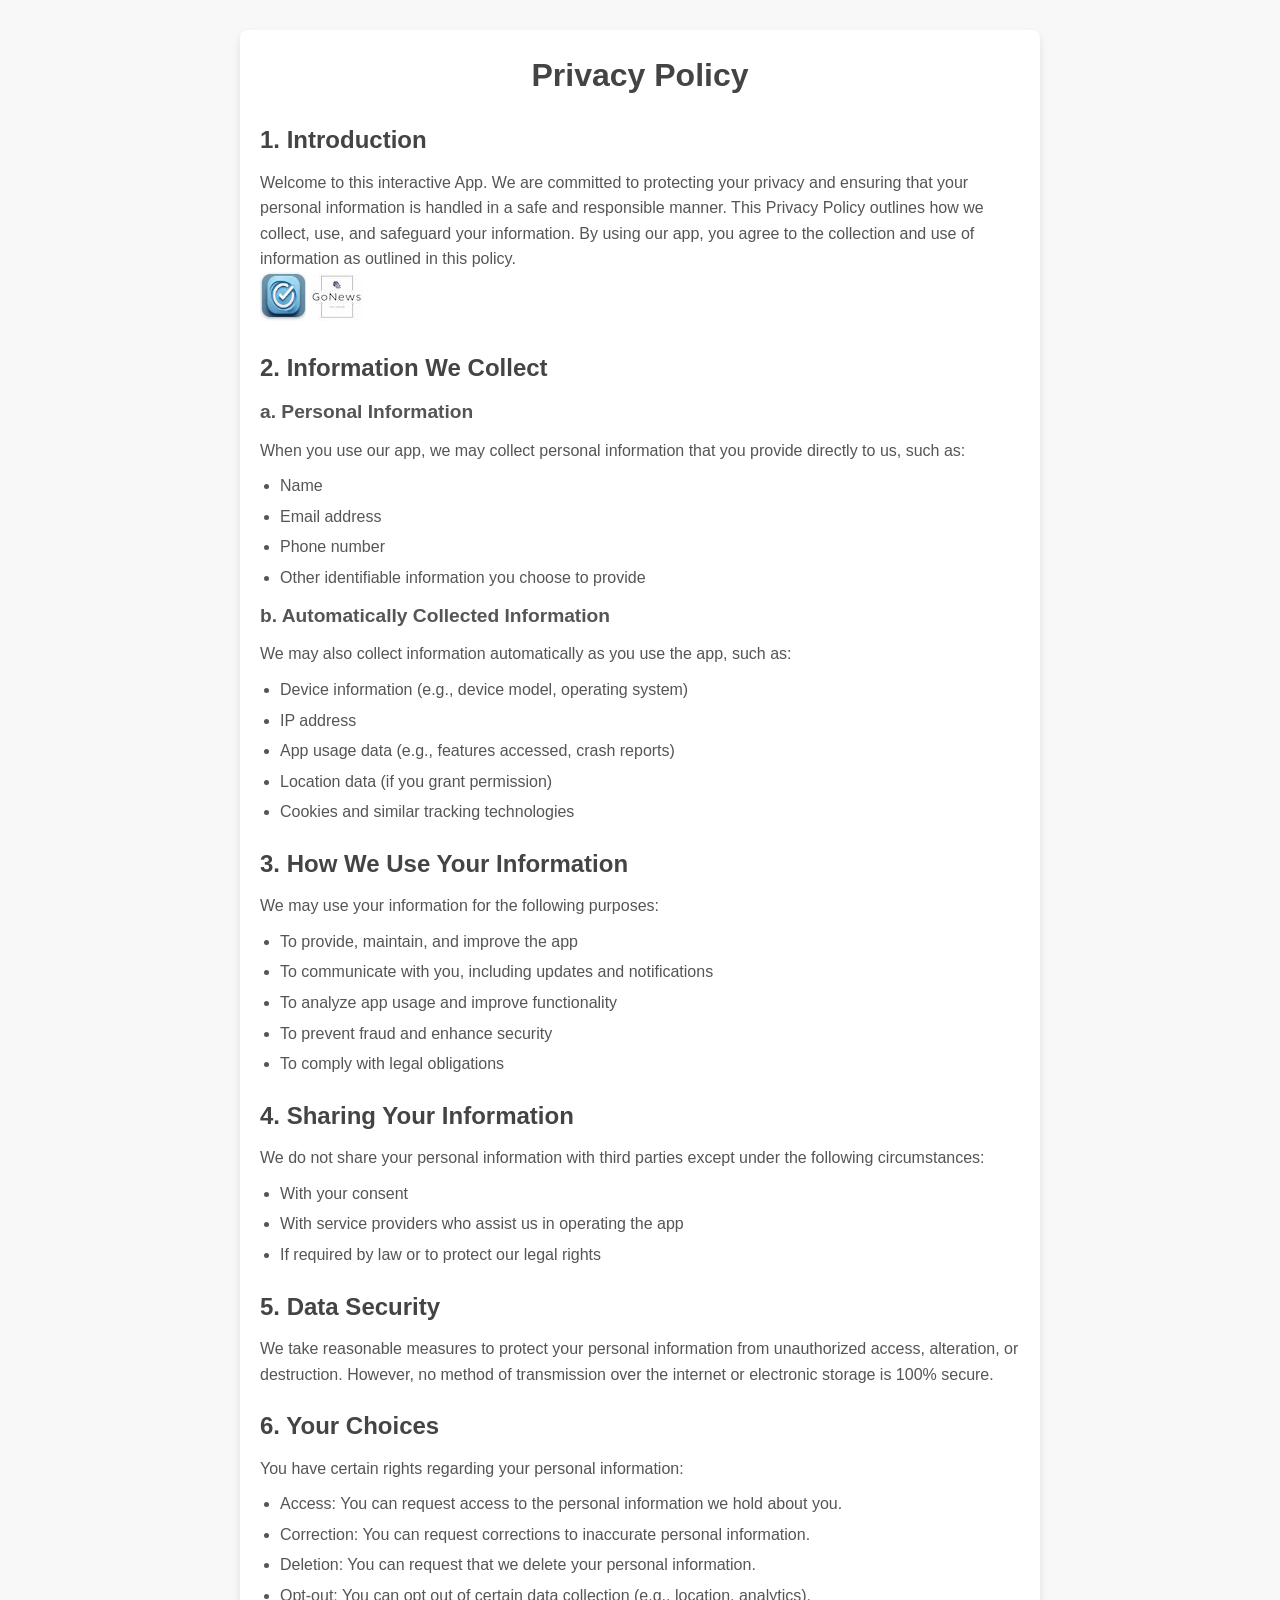
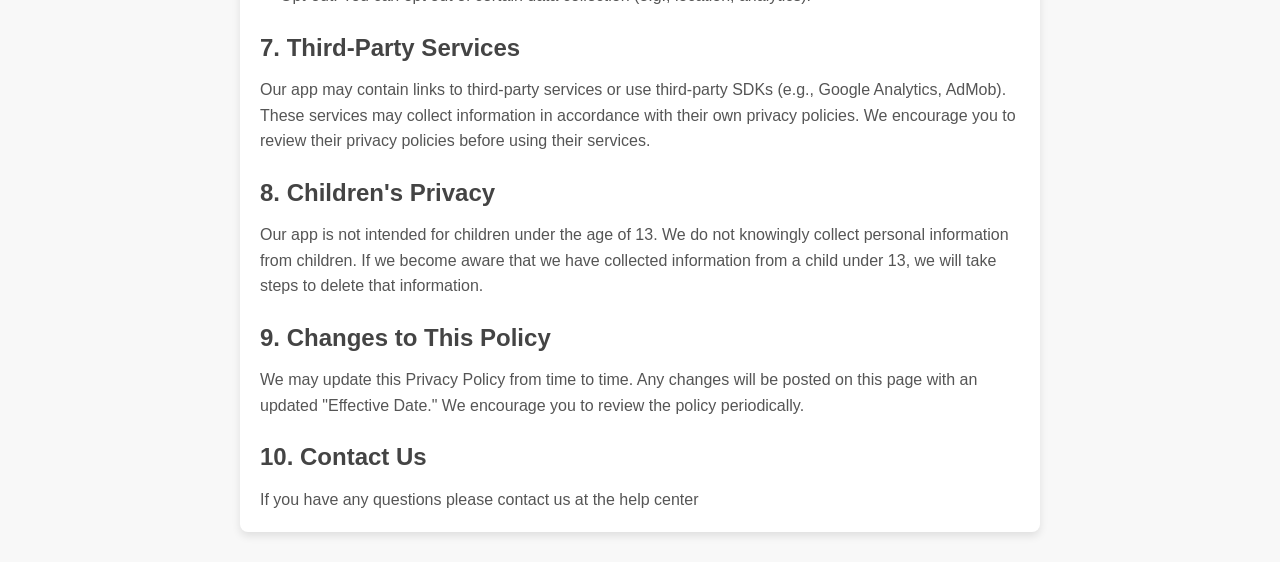
<file: index.html>
<!DOCTYPE html>
<html lang="en">
<head>
    <meta charset="UTF-8">
    <meta name="viewport" content="width=device-width, initial-scale=1.0">
    <meta http-equiv="X-UA-Compatible" content="ie=edge">
    <title>Privacy Policy - NamePlay</title>
    <link rel="stylesheet" href="styles.css">
</head>
<body>

    <div class="container">
        <header>
            <h1>Privacy Policy</h1>
           
        </header>

        <section>
            <h2>1. Introduction</h2>
            <p>Welcome to this interactive App. We are committed to protecting your privacy and ensuring that your personal information is handled in a safe and responsible manner. This Privacy Policy outlines how we collect, use, and safeguard your information. By using our app, you agree to the collection and use of information as outlined in this policy.</p>
            <nav>
                <a href="TaskSynkPrivacyPolicy/"><img src="TaskSynkPrivacyPolicy/TaskSynk.png" alt="TaskSynk Privacy Policy"></a>
                <a href="GoNewsPrivacyPolicy/"><img src="GoNewsPrivacyPolicy/go.jpg" alt="GoNews Privacy Policy"></a>
            </nav> 
        </section>

        <section>
            <h2>2. Information We Collect</h2>
            <h3>a. Personal Information</h3>
            <p>When you use our app, we may collect personal information that you provide directly to us, such as:</p>
            <ul>
                <li>Name</li>
                <li>Email address</li>
                <li>Phone number</li>
                <li>Other identifiable information you choose to provide</li>
            </ul>

            <h3>b. Automatically Collected Information</h3>
            <p>We may also collect information automatically as you use the app, such as:</p>
            <ul>
                <li>Device information (e.g., device model, operating system)</li>
                <li>IP address</li>
                <li>App usage data (e.g., features accessed, crash reports)</li>
                <li>Location data (if you grant permission)</li>
                <li>Cookies and similar tracking technologies</li>
            </ul>
        </section>

        <section>
            <h2>3. How We Use Your Information</h2>
            <p>We may use your information for the following purposes:</p>
            <ul>
                <li>To provide, maintain, and improve the app</li>
                <li>To communicate with you, including updates and notifications</li>
                <li>To analyze app usage and improve functionality</li>
                <li>To prevent fraud and enhance security</li>
                <li>To comply with legal obligations</li>
            </ul>
        </section>

        <section>
            <h2>4. Sharing Your Information</h2>
            <p>We do not share your personal information with third parties except under the following circumstances:</p>
            <ul>
                <li>With your consent</li>
                <li>With service providers who assist us in operating the app</li>
                <li>If required by law or to protect our legal rights</li>
            </ul>
        </section>

        <section>
            <h2>5. Data Security</h2>
            <p>We take reasonable measures to protect your personal information from unauthorized access, alteration, or destruction. However, no method of transmission over the internet or electronic storage is 100% secure.</p>
        </section>

        <section>
            <h2>6. Your Choices</h2>
            <p>You have certain rights regarding your personal information:</p>
            <ul>
                <li>Access: You can request access to the personal information we hold about you.</li>
                <li>Correction: You can request corrections to inaccurate personal information.</li>
                <li>Deletion: You can request that we delete your personal information.</li>
                <li>Opt-out: You can opt out of certain data collection (e.g., location, analytics).</li>
            </ul>
        </section>

        <section>
            <h2>7. Third-Party Services</h2>
            <p>Our app may contain links to third-party services or use third-party SDKs (e.g., Google Analytics, AdMob). These services may collect information in accordance with their own privacy policies. We encourage you to review their privacy policies before using their services.</p>
        </section>

        <section>
            <h2>8. Children's Privacy</h2>
            <p>Our app is not intended for children under the age of 13. We do not knowingly collect personal information from children. If we become aware that we have collected information from a child under 13, we will take steps to delete that information.</p>
        </section>

        <section>
            <h2>9. Changes to This Policy</h2>
            <p>We may update this Privacy Policy from time to time. Any changes will be posted on this page with an updated "Effective Date." We encourage you to review the policy periodically.</p>
        </section>

        <section>
            <h2>10. Contact Us</h2>
            <p>If you have any questions please contact us at the help center</p>

        </section>

    </div>

</body>
</html>
</file>
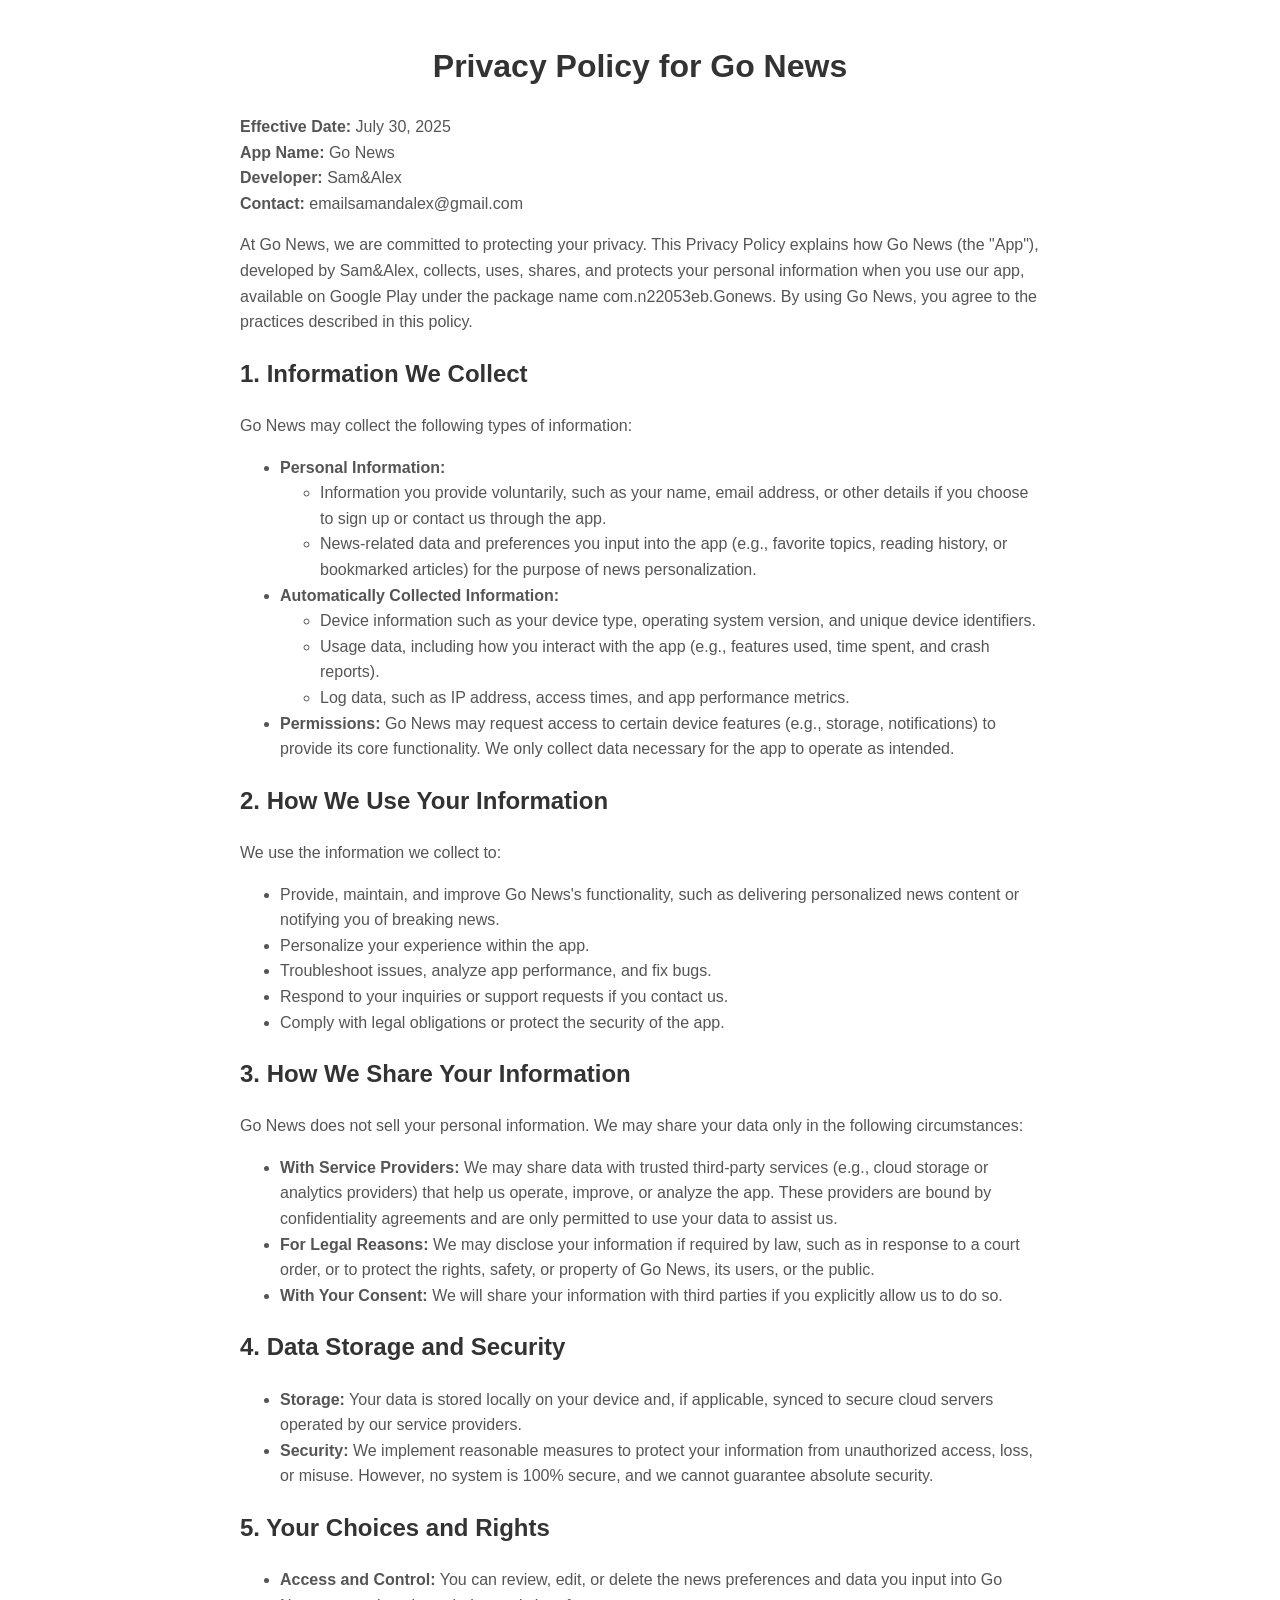
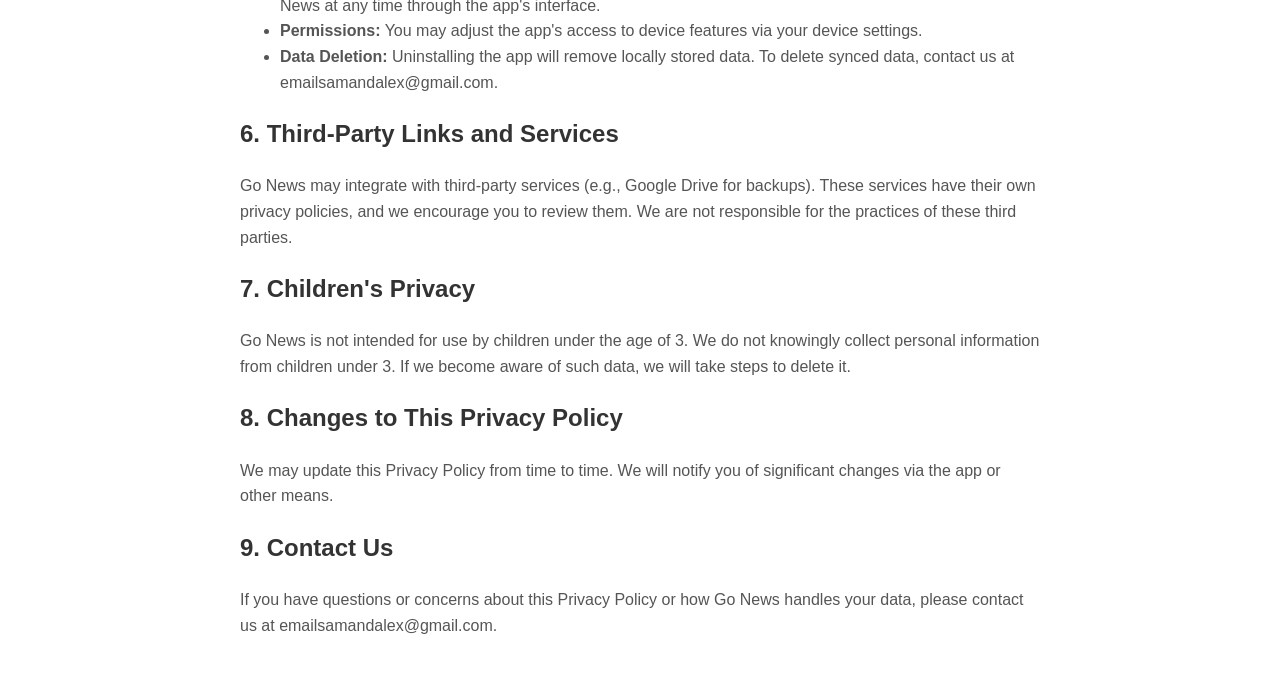
<file: GoNewsPrivacyPolicy/index.html>
<!DOCTYPE html>
<html lang="en">
<head>
    <meta charset="UTF-8">
    <meta name="viewport" content="width=device-width, initial-scale=1.0">
    <title>Go News Privacy Policy</title>
    <style>
        body {
            font-family: Arial, sans-serif;
            line-height: 1.6;
            margin: 0;
            padding: 20px;
            max-width: 800px;
            margin-left: auto;
            margin-right: auto;
        }
        h1, h2 {
            color: #333;
        }
        h1 {
            text-align: center;
        }
        p, ul {
            color: #555;
        }
        a {
            color: #0066cc;
            text-decoration: none;
        }
        a:hover {
            text-decoration: underline;
        }
    </style>
</head>
<body>
    <h1>Privacy Policy for Go News</h1>
    <p><strong>Effective Date:</strong> July 30, 2025<br>
    <strong>App Name:</strong> Go News<br>
    <strong>Developer:</strong> Sam&Alex <br>
    <strong>Contact:</strong> emailsamandalex@gmail.com </p>

    <p>At Go News, we are committed to protecting your privacy. This Privacy Policy explains how Go News (the "App"), developed by Sam&Alex, collects, uses, shares, and protects your personal information when you use our app, available on Google Play under the package name com.n22053eb.Gonews. By using Go News, you agree to the practices described in this policy.</p>

    <h2>1. Information We Collect</h2>
    <p>Go News may collect the following types of information:</p>
    <ul>
        <li><strong>Personal Information:</strong>
            <ul>
                <li>Information you provide voluntarily, such as your name, email address, or other details if you choose to sign up or contact us through the app.</li>
                <li>News-related data and preferences you input into the app (e.g., favorite topics, reading history, or bookmarked articles) for the purpose of news personalization.</li>
            </ul>
        </li>
        <li><strong>Automatically Collected Information:</strong>
            <ul>
                <li>Device information such as your device type, operating system version, and unique device identifiers.</li>
                <li>Usage data, including how you interact with the app (e.g., features used, time spent, and crash reports).</li>
                <li>Log data, such as IP address, access times, and app performance metrics.</li>
            </ul>
        </li>
        <li><strong>Permissions:</strong> Go News may request access to certain device features (e.g., storage, notifications) to provide its core functionality. We only collect data necessary for the app to operate as intended.</li>
    </ul>

    <h2>2. How We Use Your Information</h2>
    <p>We use the information we collect to:</p>
    <ul>
        <li>Provide, maintain, and improve Go News's functionality, such as delivering personalized news content or notifying you of breaking news.</li>
        <li>Personalize your experience within the app.</li>
        <li>Troubleshoot issues, analyze app performance, and fix bugs.</li>
        <li>Respond to your inquiries or support requests if you contact us.</li>
        <li>Comply with legal obligations or protect the security of the app.</li>
    </ul>

    <h2>3. How We Share Your Information</h2>
    <p>Go News does not sell your personal information. We may share your data only in the following circumstances:</p>
    <ul>
        <li><strong>With Service Providers:</strong> We may share data with trusted third-party services (e.g., cloud storage or analytics providers) that help us operate, improve, or analyze the app. These providers are bound by confidentiality agreements and are only permitted to use your data to assist us.</li>
        <li><strong>For Legal Reasons:</strong> We may disclose your information if required by law, such as in response to a court order, or to protect the rights, safety, or property of Go News, its users, or the public.</li>
        <li><strong>With Your Consent:</strong> We will share your information with third parties if you explicitly allow us to do so.</li>
    </ul>

    <h2>4. Data Storage and Security</h2>
    <ul>
        <li><strong>Storage:</strong> Your data is stored locally on your device and, if applicable, synced to secure cloud servers operated by our service providers.</li>
        <li><strong>Security:</strong> We implement reasonable measures to protect your information from unauthorized access, loss, or misuse. However, no system is 100% secure, and we cannot guarantee absolute security.</li>
    </ul>

    <h2>5. Your Choices and Rights</h2>
    <ul>
        <li><strong>Access and Control:</strong> You can review, edit, or delete the news preferences and data you input into Go News at any time through the app's interface.</li>
        <li><strong>Permissions:</strong> You may adjust the app's access to device features via your device settings.</li>
        <li><strong>Data Deletion:</strong> Uninstalling the app will remove locally stored data. To delete synced data, contact us at emailsamandalex@gmail.com.</li>
    </ul>

    <h2>6. Third-Party Links and Services</h2>
    <p>Go News may integrate with third-party services (e.g., Google Drive for backups). These services have their own privacy policies, and we encourage you to review them. We are not responsible for the practices of these third parties.</p>

    <h2>7. Children's Privacy</h2>
    <p>Go News is not intended for use by children under the age of 3. We do not knowingly collect personal information from children under 3. If we become aware of such data, we will take steps to delete it.</p>

    <h2>8. Changes to This Privacy Policy</h2>
    <p>We may update this Privacy Policy from time to time. We will notify you of significant changes via the app or other means.</p>

    <h2>9. Contact Us</h2>
    <p>If you have questions or concerns about this Privacy Policy or how Go News handles your data, please contact us at emailsamandalex@gmail.com.</p>
</body>
</html>
</file>
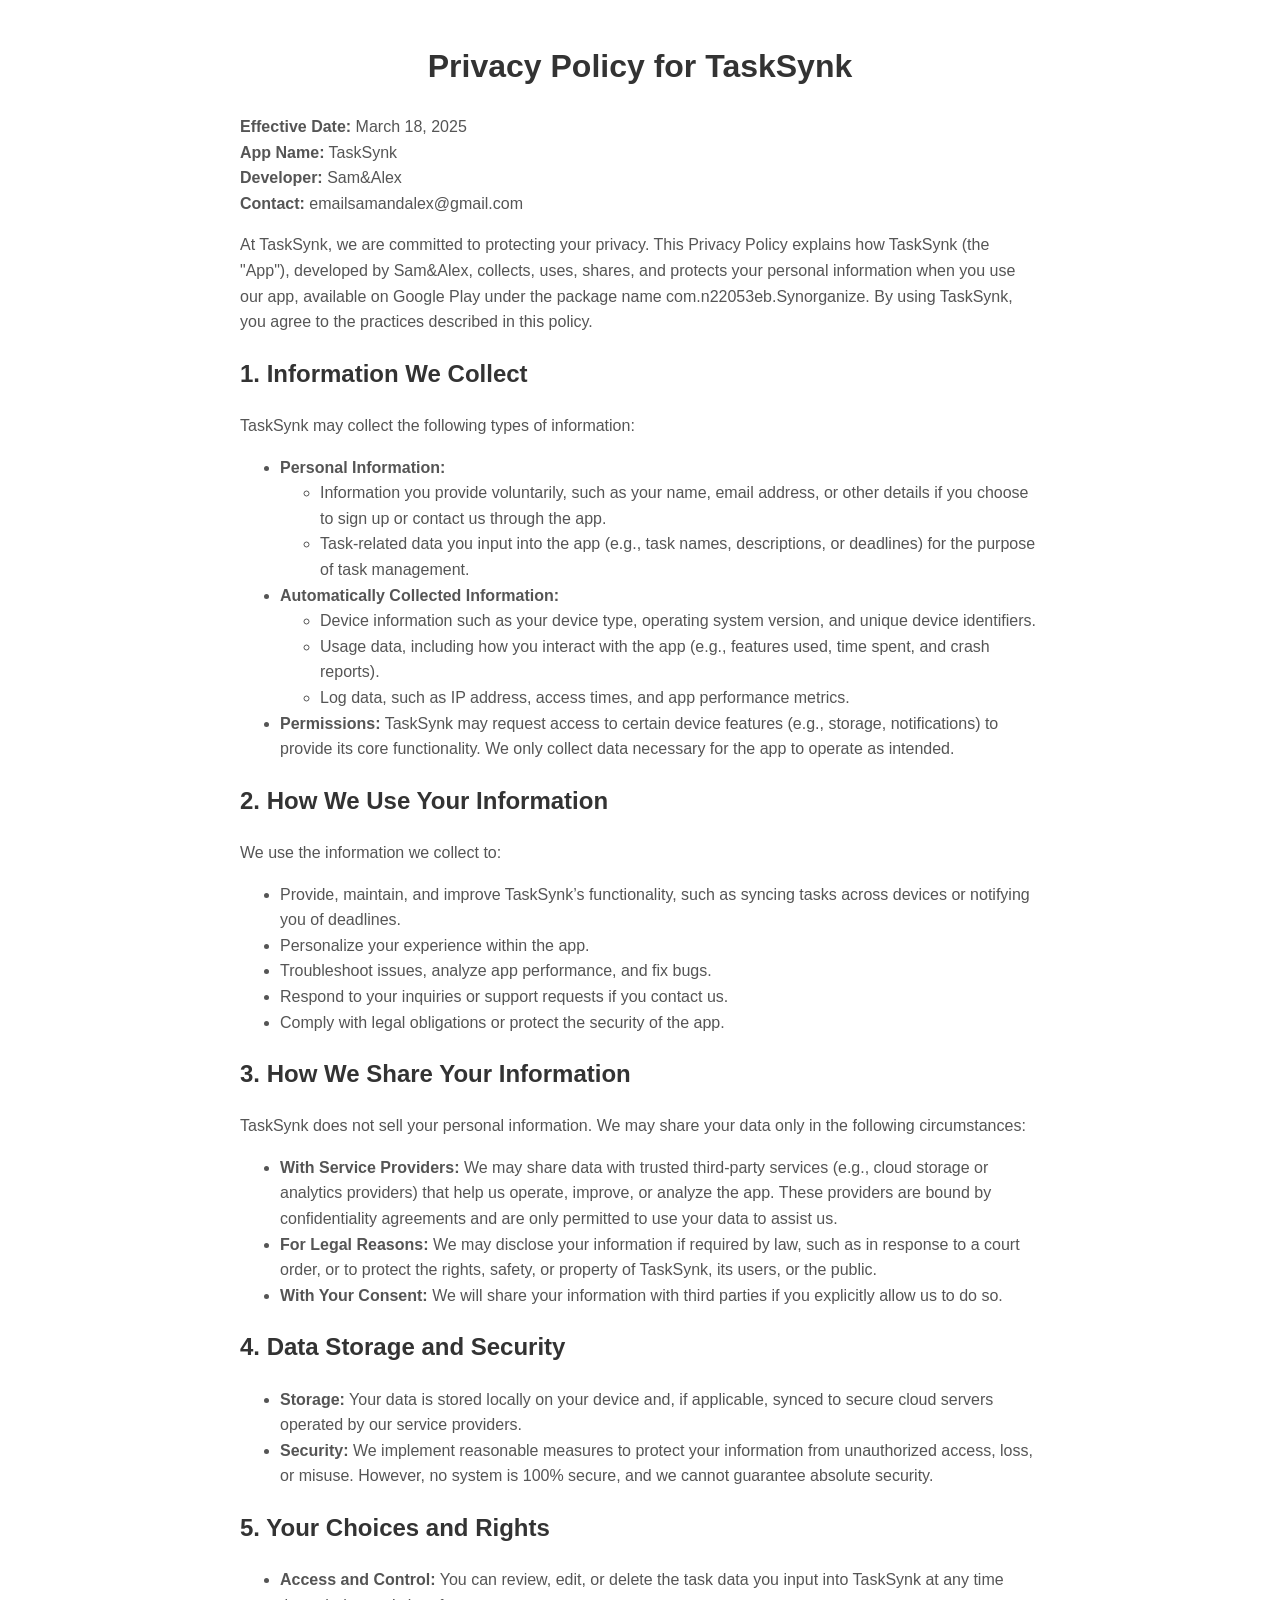
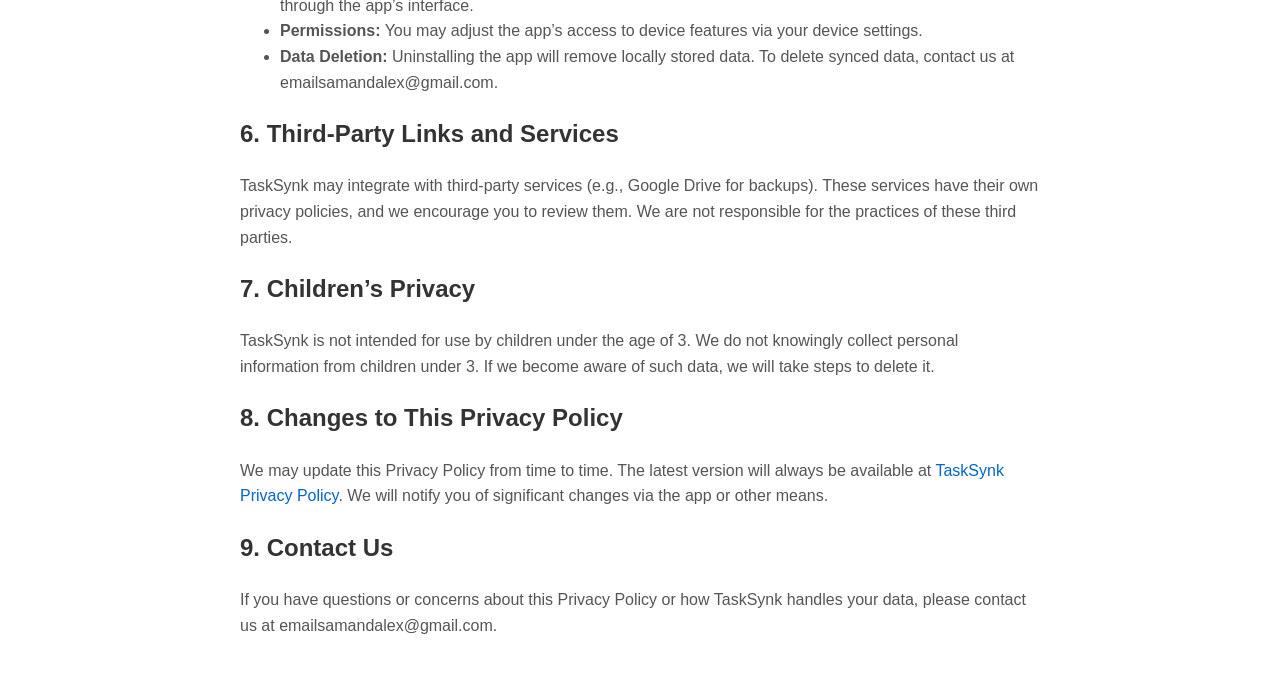
<file: TaskSynk/index.html>
<!DOCTYPE html>
<html lang="en">
<head>
    <meta charset="UTF-8">
    <meta name="viewport" content="width=device-width, initial-scale=1.0">
    <title>TaskSynk Privacy Policy</title>
    <style>
        body {
            font-family: Arial, sans-serif;
            line-height: 1.6;
            margin: 0;
            padding: 20px;
            max-width: 800px;
            margin-left: auto;
            margin-right: auto;
        }
        h1, h2 {
            color: #333;
        }
        h1 {
            text-align: center;
        }
        p, ul {
            color: #555;
        }
        a {
            color: #0066cc;
            text-decoration: none;
        }
        a:hover {
            text-decoration: underline;
        }
    </style>
</head>
<body>
    <h1>Privacy Policy for TaskSynk</h1>
    <p><strong>Effective Date:</strong> March 18, 2025<br>
    <strong>App Name:</strong> TaskSynk<br>
    <strong>Developer:</strong> Sam&Alex <br>
    <strong>Contact:</strong> emailsamandalex@gmail.com </p>

    <p>At TaskSynk, we are committed to protecting your privacy. This Privacy Policy explains how TaskSynk (the "App"), developed by Sam&Alex, collects, uses, shares, and protects your personal information when you use our app, available on Google Play under the package name com.n22053eb.Synorganize. By using TaskSynk, you agree to the practices described in this policy.</p>

    <h2>1. Information We Collect</h2>
    <p>TaskSynk may collect the following types of information:</p>
    <ul>
        <li><strong>Personal Information:</strong>
            <ul>
                <li>Information you provide voluntarily, such as your name, email address, or other details if you choose to sign up or contact us through the app.</li>
                <li>Task-related data you input into the app (e.g., task names, descriptions, or deadlines) for the purpose of task management.</li>
            </ul>
        </li>
        <li><strong>Automatically Collected Information:</strong>
            <ul>
                <li>Device information such as your device type, operating system version, and unique device identifiers.</li>
                <li>Usage data, including how you interact with the app (e.g., features used, time spent, and crash reports).</li>
                <li>Log data, such as IP address, access times, and app performance metrics.</li>
            </ul>
        </li>
        <li><strong>Permissions:</strong> TaskSynk may request access to certain device features (e.g., storage, notifications) to provide its core functionality. We only collect data necessary for the app to operate as intended.</li>
    </ul>

    <h2>2. How We Use Your Information</h2>
    <p>We use the information we collect to:</p>
    <ul>
        <li>Provide, maintain, and improve TaskSynk’s functionality, such as syncing tasks across devices or notifying you of deadlines.</li>
        <li>Personalize your experience within the app.</li>
        <li>Troubleshoot issues, analyze app performance, and fix bugs.</li>
        <li>Respond to your inquiries or support requests if you contact us.</li>
        <li>Comply with legal obligations or protect the security of the app.</li>
    </ul>

    <h2>3. How We Share Your Information</h2>
    <p>TaskSynk does not sell your personal information. We may share your data only in the following circumstances:</p>
    <ul>
        <li><strong>With Service Providers:</strong> We may share data with trusted third-party services (e.g., cloud storage or analytics providers) that help us operate, improve, or analyze the app. These providers are bound by confidentiality agreements and are only permitted to use your data to assist us.</li>
        <li><strong>For Legal Reasons:</strong> We may disclose your information if required by law, such as in response to a court order, or to protect the rights, safety, or property of TaskSynk, its users, or the public.</li>
        <li><strong>With Your Consent:</strong> We will share your information with third parties if you explicitly allow us to do so.</li>
    </ul>

    <h2>4. Data Storage and Security</h2>
    <ul>
        <li><strong>Storage:</strong> Your data is stored locally on your device and, if applicable, synced to secure cloud servers operated by our service providers.</li>
        <li><strong>Security:</strong> We implement reasonable measures to protect your information from unauthorized access, loss, or misuse. However, no system is 100% secure, and we cannot guarantee absolute security.</li>
    </ul>

    <h2>5. Your Choices and Rights</h2>
    <ul>
        <li><strong>Access and Control:</strong> You can review, edit, or delete the task data you input into TaskSynk at any time through the app’s interface.</li>
        <li><strong>Permissions:</strong> You may adjust the app’s access to device features via your device settings.</li>
        <li><strong>Data Deletion:</strong> Uninstalling the app will remove locally stored data. To delete synced data, contact us at emailsamandalex@gmail.com.</li>
    </ul>

    <h2>6. Third-Party Links and Services</h2>
    <p>TaskSynk may integrate with third-party services (e.g., Google Drive for backups). These services have their own privacy policies, and we encourage you to review them. We are not responsible for the practices of these third parties.</p>

    <h2>7. Children’s Privacy</h2>
    <p>TaskSynk is not intended for use by children under the age of 3. We do not knowingly collect personal information from children under 3. If we become aware of such data, we will take steps to delete it.</p>

    <h2>8. Changes to This Privacy Policy</h2>
    <p>We may update this Privacy Policy from time to time. The latest version will always be available at <a href="https://tyagi-nishant.github.io/PrivacyPolicy/TaskSynk">TaskSynk Privacy Policy</a>. We will notify you of significant changes via the app or other means.</p>

    <h2>9. Contact Us</h2>
    <p>If you have questions or concerns about this Privacy Policy or how TaskSynk handles your data, please contact us at emailsamandalex@gmail.com.</p>
</body>
</html>
</file>
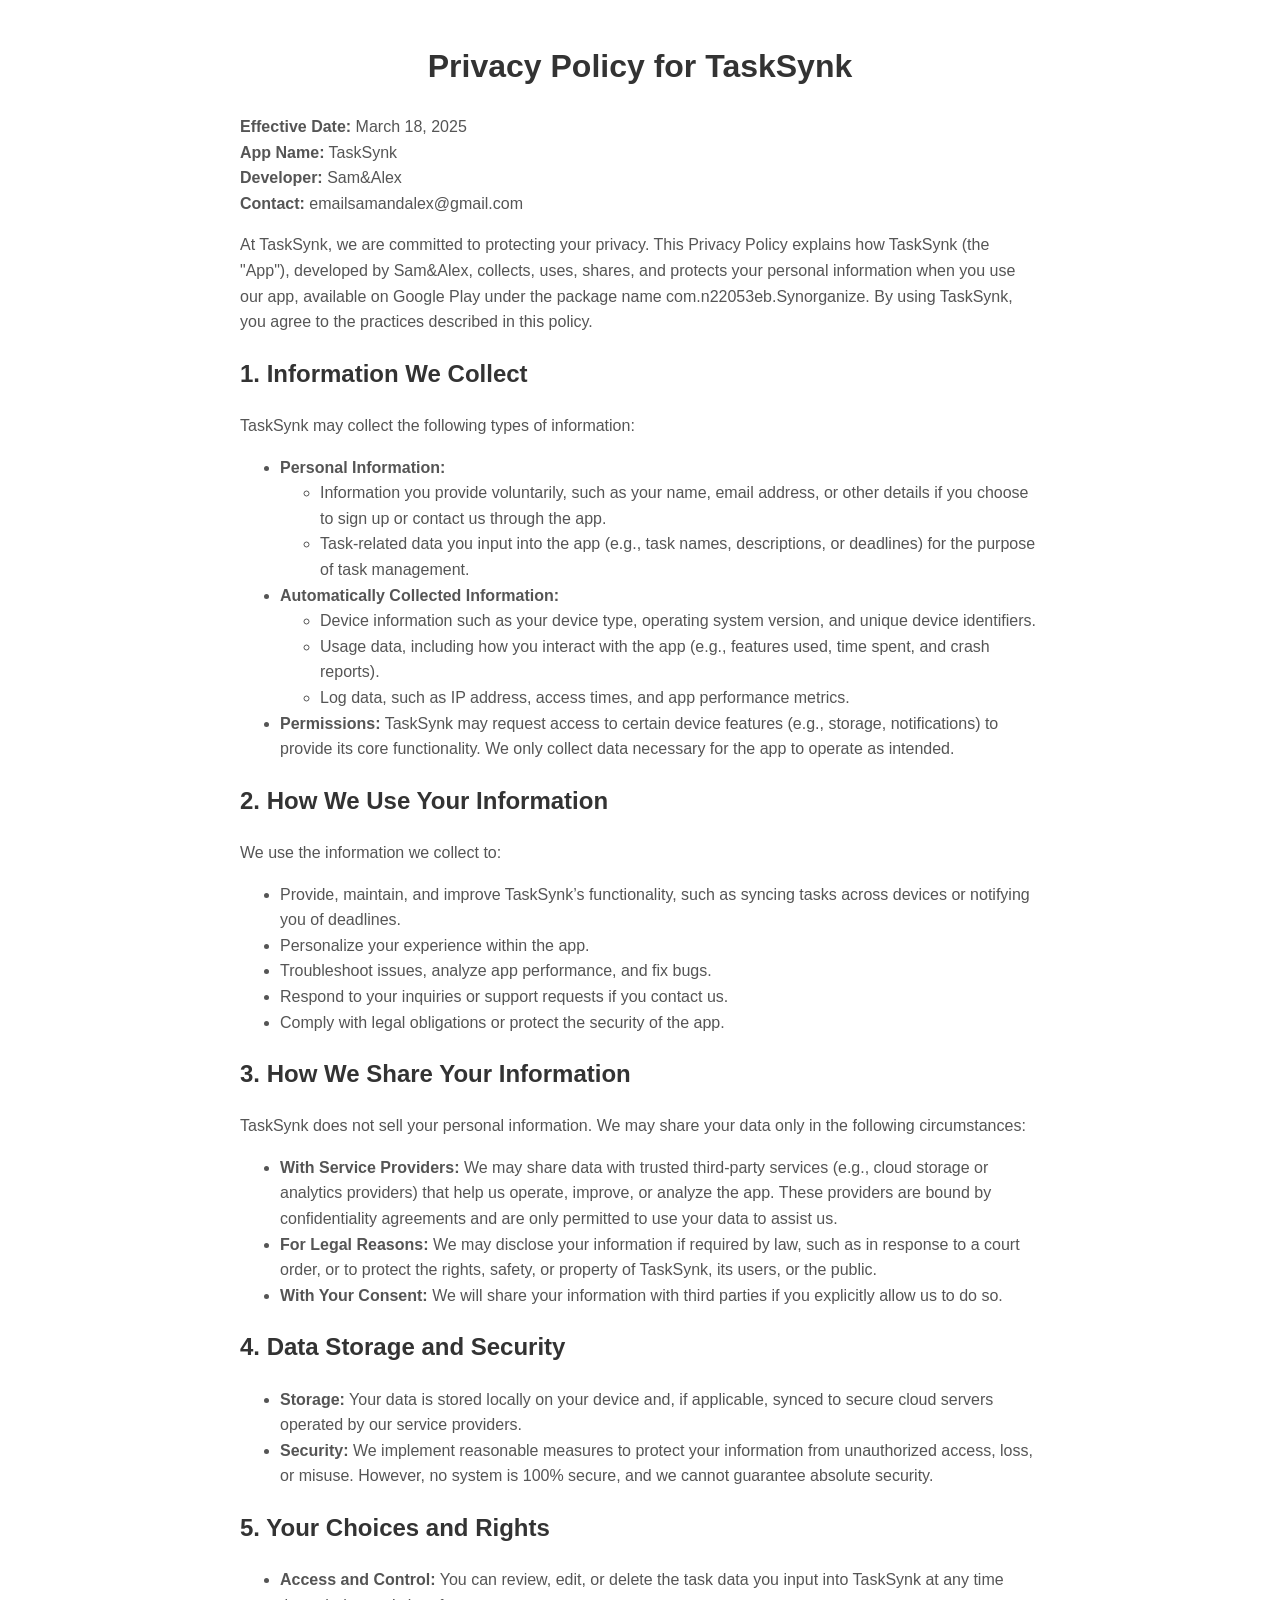
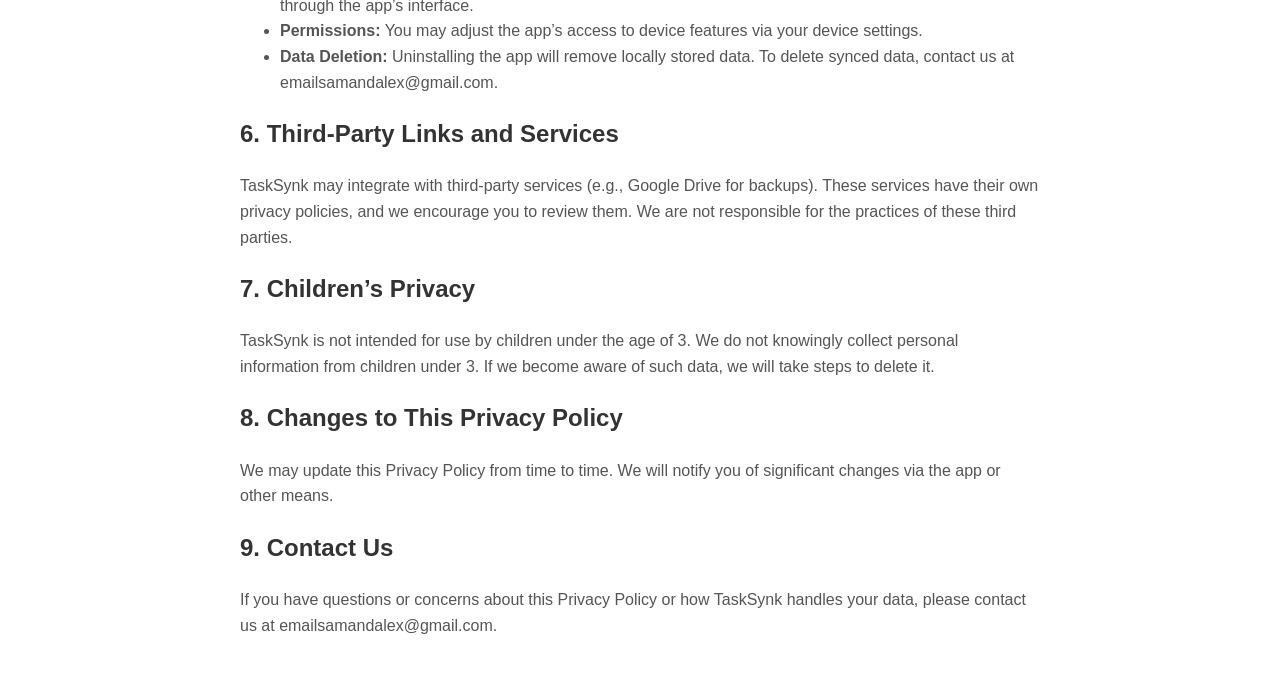
<file: TaskSynkPrivacyPolicy/index.html>
<!DOCTYPE html>
<html lang="en">
<head>
    <meta charset="UTF-8">
    <meta name="viewport" content="width=device-width, initial-scale=1.0">
    <title>TaskSynk Privacy Policy</title>
    <style>
        body {
            font-family: Arial, sans-serif;
            line-height: 1.6;
            margin: 0;
            padding: 20px;
            max-width: 800px;
            margin-left: auto;
            margin-right: auto;
        }
        h1, h2 {
            color: #333;
        }
        h1 {
            text-align: center;
        }
        p, ul {
            color: #555;
        }
        a {
            color: #0066cc;
            text-decoration: none;
        }
        a:hover {
            text-decoration: underline;
        }
    </style>
</head>
<body>
    <h1>Privacy Policy for TaskSynk</h1>
    <p><strong>Effective Date:</strong> March 18, 2025<br>
    <strong>App Name:</strong> TaskSynk<br>
    <strong>Developer:</strong> Sam&Alex <br>
    <strong>Contact:</strong> emailsamandalex@gmail.com </p>

    <p>At TaskSynk, we are committed to protecting your privacy. This Privacy Policy explains how TaskSynk (the "App"), developed by Sam&Alex, collects, uses, shares, and protects your personal information when you use our app, available on Google Play under the package name com.n22053eb.Synorganize. By using TaskSynk, you agree to the practices described in this policy.</p>

    <h2>1. Information We Collect</h2>
    <p>TaskSynk may collect the following types of information:</p>
    <ul>
        <li><strong>Personal Information:</strong>
            <ul>
                <li>Information you provide voluntarily, such as your name, email address, or other details if you choose to sign up or contact us through the app.</li>
                <li>Task-related data you input into the app (e.g., task names, descriptions, or deadlines) for the purpose of task management.</li>
            </ul>
        </li>
        <li><strong>Automatically Collected Information:</strong>
            <ul>
                <li>Device information such as your device type, operating system version, and unique device identifiers.</li>
                <li>Usage data, including how you interact with the app (e.g., features used, time spent, and crash reports).</li>
                <li>Log data, such as IP address, access times, and app performance metrics.</li>
            </ul>
        </li>
        <li><strong>Permissions:</strong> TaskSynk may request access to certain device features (e.g., storage, notifications) to provide its core functionality. We only collect data necessary for the app to operate as intended.</li>
    </ul>

    <h2>2. How We Use Your Information</h2>
    <p>We use the information we collect to:</p>
    <ul>
        <li>Provide, maintain, and improve TaskSynk’s functionality, such as syncing tasks across devices or notifying you of deadlines.</li>
        <li>Personalize your experience within the app.</li>
        <li>Troubleshoot issues, analyze app performance, and fix bugs.</li>
        <li>Respond to your inquiries or support requests if you contact us.</li>
        <li>Comply with legal obligations or protect the security of the app.</li>
    </ul>

    <h2>3. How We Share Your Information</h2>
    <p>TaskSynk does not sell your personal information. We may share your data only in the following circumstances:</p>
    <ul>
        <li><strong>With Service Providers:</strong> We may share data with trusted third-party services (e.g., cloud storage or analytics providers) that help us operate, improve, or analyze the app. These providers are bound by confidentiality agreements and are only permitted to use your data to assist us.</li>
        <li><strong>For Legal Reasons:</strong> We may disclose your information if required by law, such as in response to a court order, or to protect the rights, safety, or property of TaskSynk, its users, or the public.</li>
        <li><strong>With Your Consent:</strong> We will share your information with third parties if you explicitly allow us to do so.</li>
    </ul>

    <h2>4. Data Storage and Security</h2>
    <ul>
        <li><strong>Storage:</strong> Your data is stored locally on your device and, if applicable, synced to secure cloud servers operated by our service providers.</li>
        <li><strong>Security:</strong> We implement reasonable measures to protect your information from unauthorized access, loss, or misuse. However, no system is 100% secure, and we cannot guarantee absolute security.</li>
    </ul>

    <h2>5. Your Choices and Rights</h2>
    <ul>
        <li><strong>Access and Control:</strong> You can review, edit, or delete the task data you input into TaskSynk at any time through the app’s interface.</li>
        <li><strong>Permissions:</strong> You may adjust the app’s access to device features via your device settings.</li>
        <li><strong>Data Deletion:</strong> Uninstalling the app will remove locally stored data. To delete synced data, contact us at emailsamandalex@gmail.com.</li>
    </ul>

    <h2>6. Third-Party Links and Services</h2>
    <p>TaskSynk may integrate with third-party services (e.g., Google Drive for backups). These services have their own privacy policies, and we encourage you to review them. We are not responsible for the practices of these third parties.</p>

    <h2>7. Children’s Privacy</h2>
    <p>TaskSynk is not intended for use by children under the age of 3. We do not knowingly collect personal information from children under 3. If we become aware of such data, we will take steps to delete it.</p>

    <h2>8. Changes to This Privacy Policy</h2>
    <p>We may update this Privacy Policy from time to time. We will notify you of significant changes via the app or other means.</p>

    <h2>9. Contact Us</h2>
    <p>If you have questions or concerns about this Privacy Policy or how TaskSynk handles your data, please contact us at emailsamandalex@gmail.com.</p>
</body>
</html>
</file>
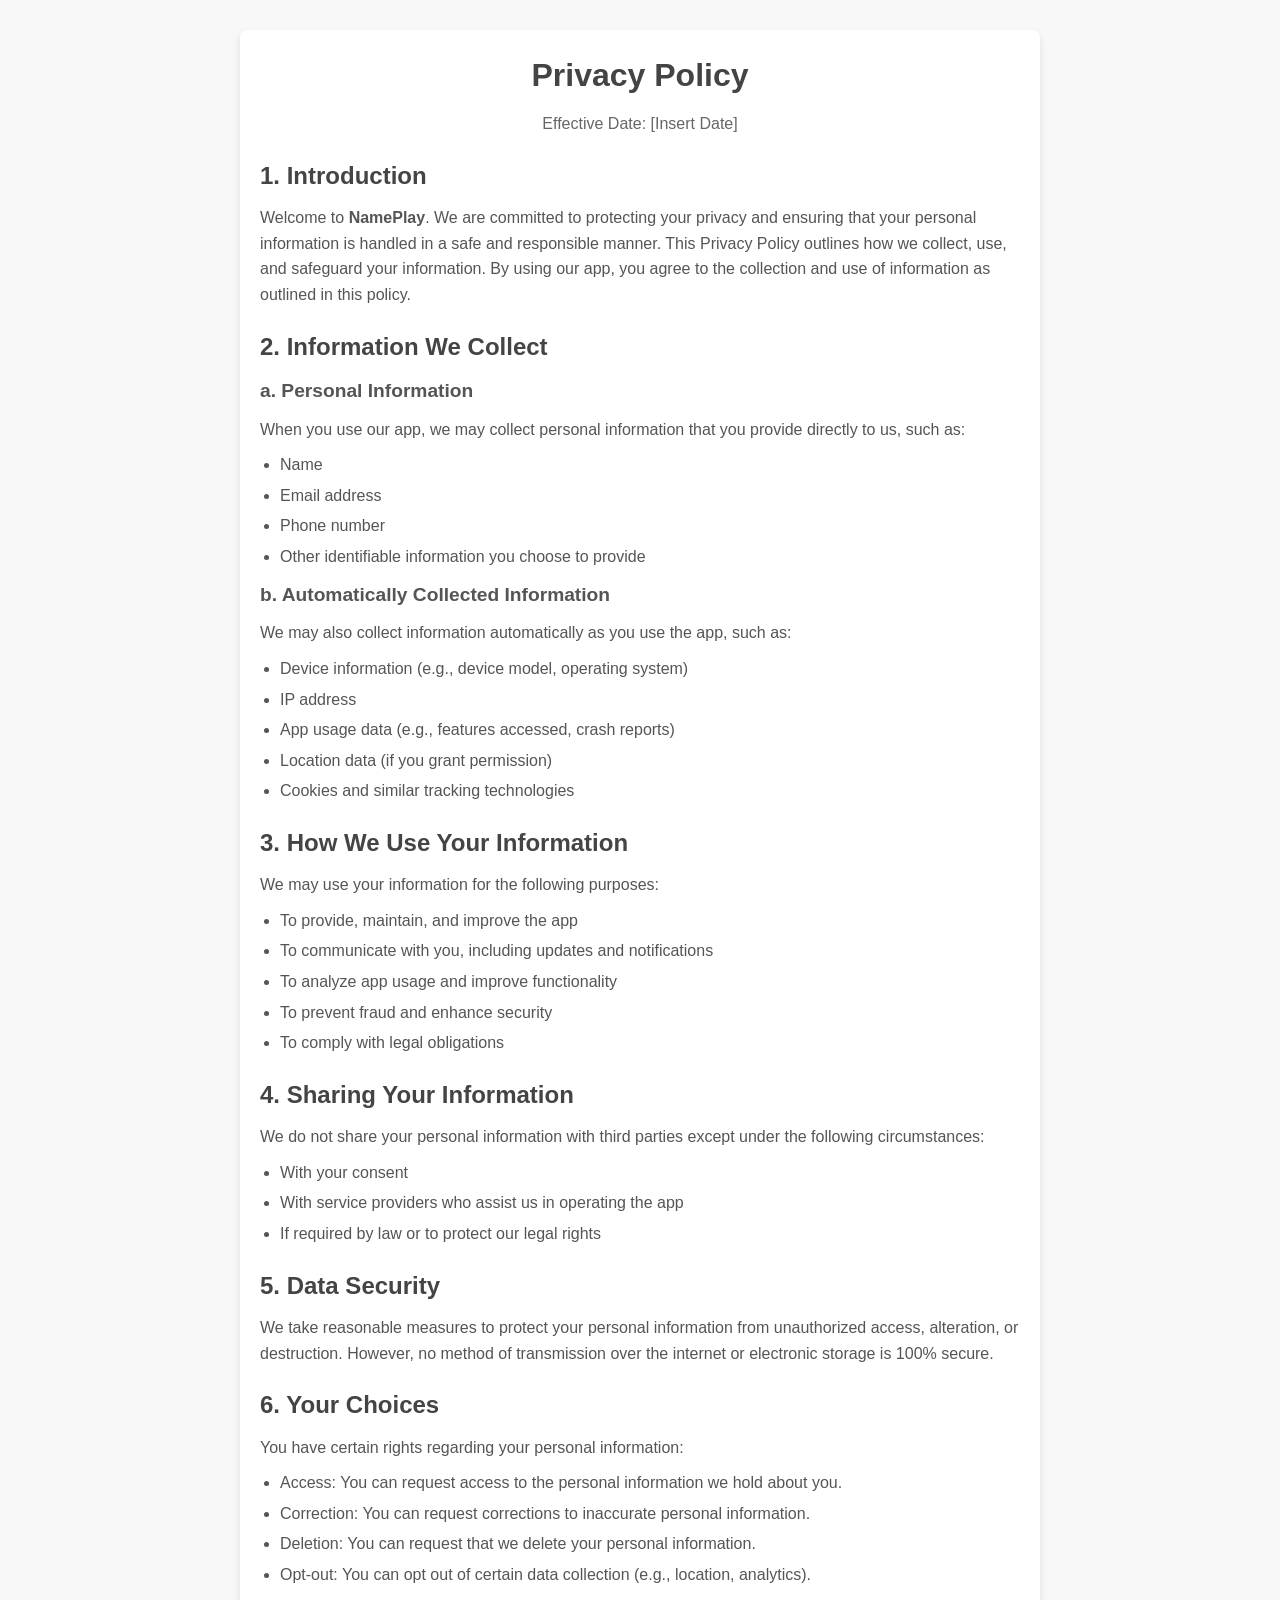
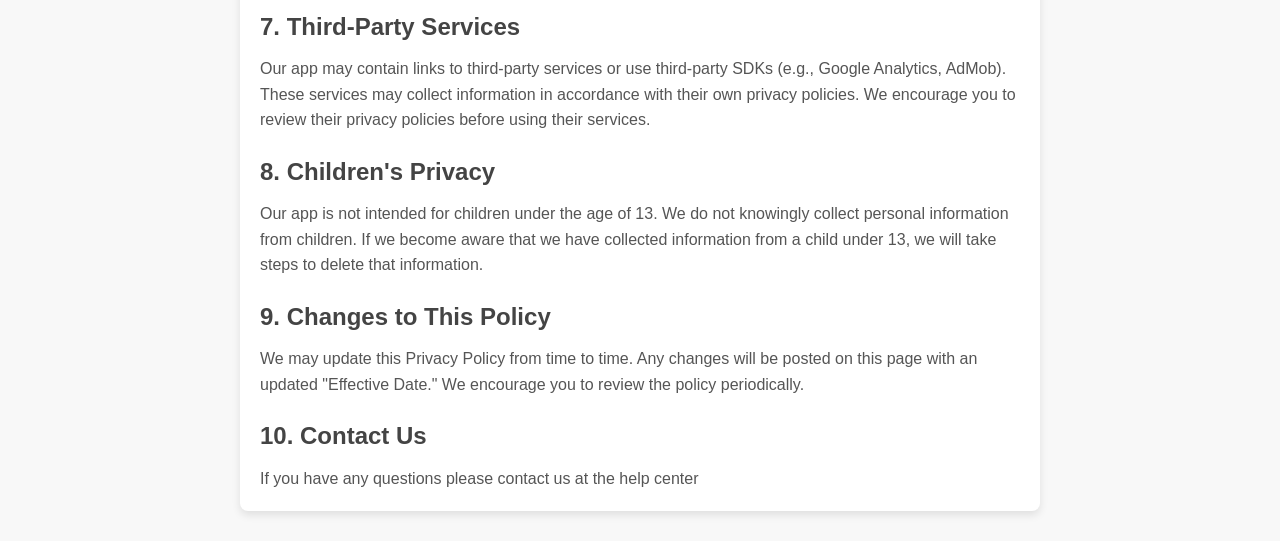
<file: privacy.html>
<!DOCTYPE html>
<html lang="en">
<head>
    <meta charset="UTF-8">
    <meta name="viewport" content="width=device-width, initial-scale=1.0">
    <meta http-equiv="X-UA-Compatible" content="ie=edge">
    <title>Privacy Policy - NamePlay</title>
    <link rel="stylesheet" href="styles.css">
</head>
<body>

    <div class="container">
        <header>
            <h1>Privacy Policy</h1>
            <p>Effective Date: [Insert Date]</p>
        </header>

        <section>
            <h2>1. Introduction</h2>
            <p>Welcome to <strong>NamePlay</strong>. We are committed to protecting your privacy and ensuring that your personal information is handled in a safe and responsible manner. This Privacy Policy outlines how we collect, use, and safeguard your information. By using our app, you agree to the collection and use of information as outlined in this policy.</p>
        </section>

        <section>
            <h2>2. Information We Collect</h2>
            <h3>a. Personal Information</h3>
            <p>When you use our app, we may collect personal information that you provide directly to us, such as:</p>
            <ul>
                <li>Name</li>
                <li>Email address</li>
                <li>Phone number</li>
                <li>Other identifiable information you choose to provide</li>
            </ul>

            <h3>b. Automatically Collected Information</h3>
            <p>We may also collect information automatically as you use the app, such as:</p>
            <ul>
                <li>Device information (e.g., device model, operating system)</li>
                <li>IP address</li>
                <li>App usage data (e.g., features accessed, crash reports)</li>
                <li>Location data (if you grant permission)</li>
                <li>Cookies and similar tracking technologies</li>
            </ul>
        </section>

        <section>
            <h2>3. How We Use Your Information</h2>
            <p>We may use your information for the following purposes:</p>
            <ul>
                <li>To provide, maintain, and improve the app</li>
                <li>To communicate with you, including updates and notifications</li>
                <li>To analyze app usage and improve functionality</li>
                <li>To prevent fraud and enhance security</li>
                <li>To comply with legal obligations</li>
            </ul>
        </section>

        <section>
            <h2>4. Sharing Your Information</h2>
            <p>We do not share your personal information with third parties except under the following circumstances:</p>
            <ul>
                <li>With your consent</li>
                <li>With service providers who assist us in operating the app</li>
                <li>If required by law or to protect our legal rights</li>
            </ul>
        </section>

        <section>
            <h2>5. Data Security</h2>
            <p>We take reasonable measures to protect your personal information from unauthorized access, alteration, or destruction. However, no method of transmission over the internet or electronic storage is 100% secure.</p>
        </section>

        <section>
            <h2>6. Your Choices</h2>
            <p>You have certain rights regarding your personal information:</p>
            <ul>
                <li>Access: You can request access to the personal information we hold about you.</li>
                <li>Correction: You can request corrections to inaccurate personal information.</li>
                <li>Deletion: You can request that we delete your personal information.</li>
                <li>Opt-out: You can opt out of certain data collection (e.g., location, analytics).</li>
            </ul>
        </section>

        <section>
            <h2>7. Third-Party Services</h2>
            <p>Our app may contain links to third-party services or use third-party SDKs (e.g., Google Analytics, AdMob). These services may collect information in accordance with their own privacy policies. We encourage you to review their privacy policies before using their services.</p>
        </section>

        <section>
            <h2>8. Children's Privacy</h2>
            <p>Our app is not intended for children under the age of 13. We do not knowingly collect personal information from children. If we become aware that we have collected information from a child under 13, we will take steps to delete that information.</p>
        </section>

        <section>
            <h2>9. Changes to This Policy</h2>
            <p>We may update this Privacy Policy from time to time. Any changes will be posted on this page with an updated "Effective Date." We encourage you to review the policy periodically.</p>
        </section>

        <section>
            <h2>10. Contact Us</h2>
            <p>If you have any questions please contact us at the help center</p>

        </section>

    </div>

</body>
</html>
</file>
<file: styles.css>
* {
    margin: 0;
    padding: 0;
    box-sizing: border-box;
}

body {
    font-family: 'Arial', sans-serif;
    line-height: 1.6;
    color: #333;
    background-color: #f8f8f8;
}

.container {
    width: 90%;
    max-width: 800px;
    margin: 30px auto;
    padding: 20px;
    background-color: white;
    box-shadow: 0 4px 8px rgba(0, 0, 0, 0.1);
    border-radius: 8px;
}

header h1 {
    text-align: center;
    font-size: 2rem;
    color: #444;
    margin-bottom: 10px;
}

header p {
    text-align: center;
    font-size: 1rem;
    color: #666;
}

section h2 {
    font-size: 1.5rem;
    color: #444;
    margin-top: 20px;
}

section h3 {
    font-size: 1.2rem;
    color: #555;
    margin-top: 10px;
}

section p {
    font-size: 1rem;
    margin-top: 10px;
    color: #555;
}

ul {
    margin-top: 10px;
    margin-left: 20px;
}

ul li {
    font-size: 1rem;
    color: #555;
    margin-bottom: 5px;
}

a {
    color: #1e90ff;
    text-decoration: none;
}

a:hover {
    text-decoration: underline;
}

@media (max-width: 600px) {
    .container {
        width: 95%;
        padding: 15px;
    }

    header h1 {
        font-size: 1.8rem;
    }

    section h2 {
        font-size: 1.3rem;
    }

    section h3 {
        font-size: 1rem;
    }
}
</file>
